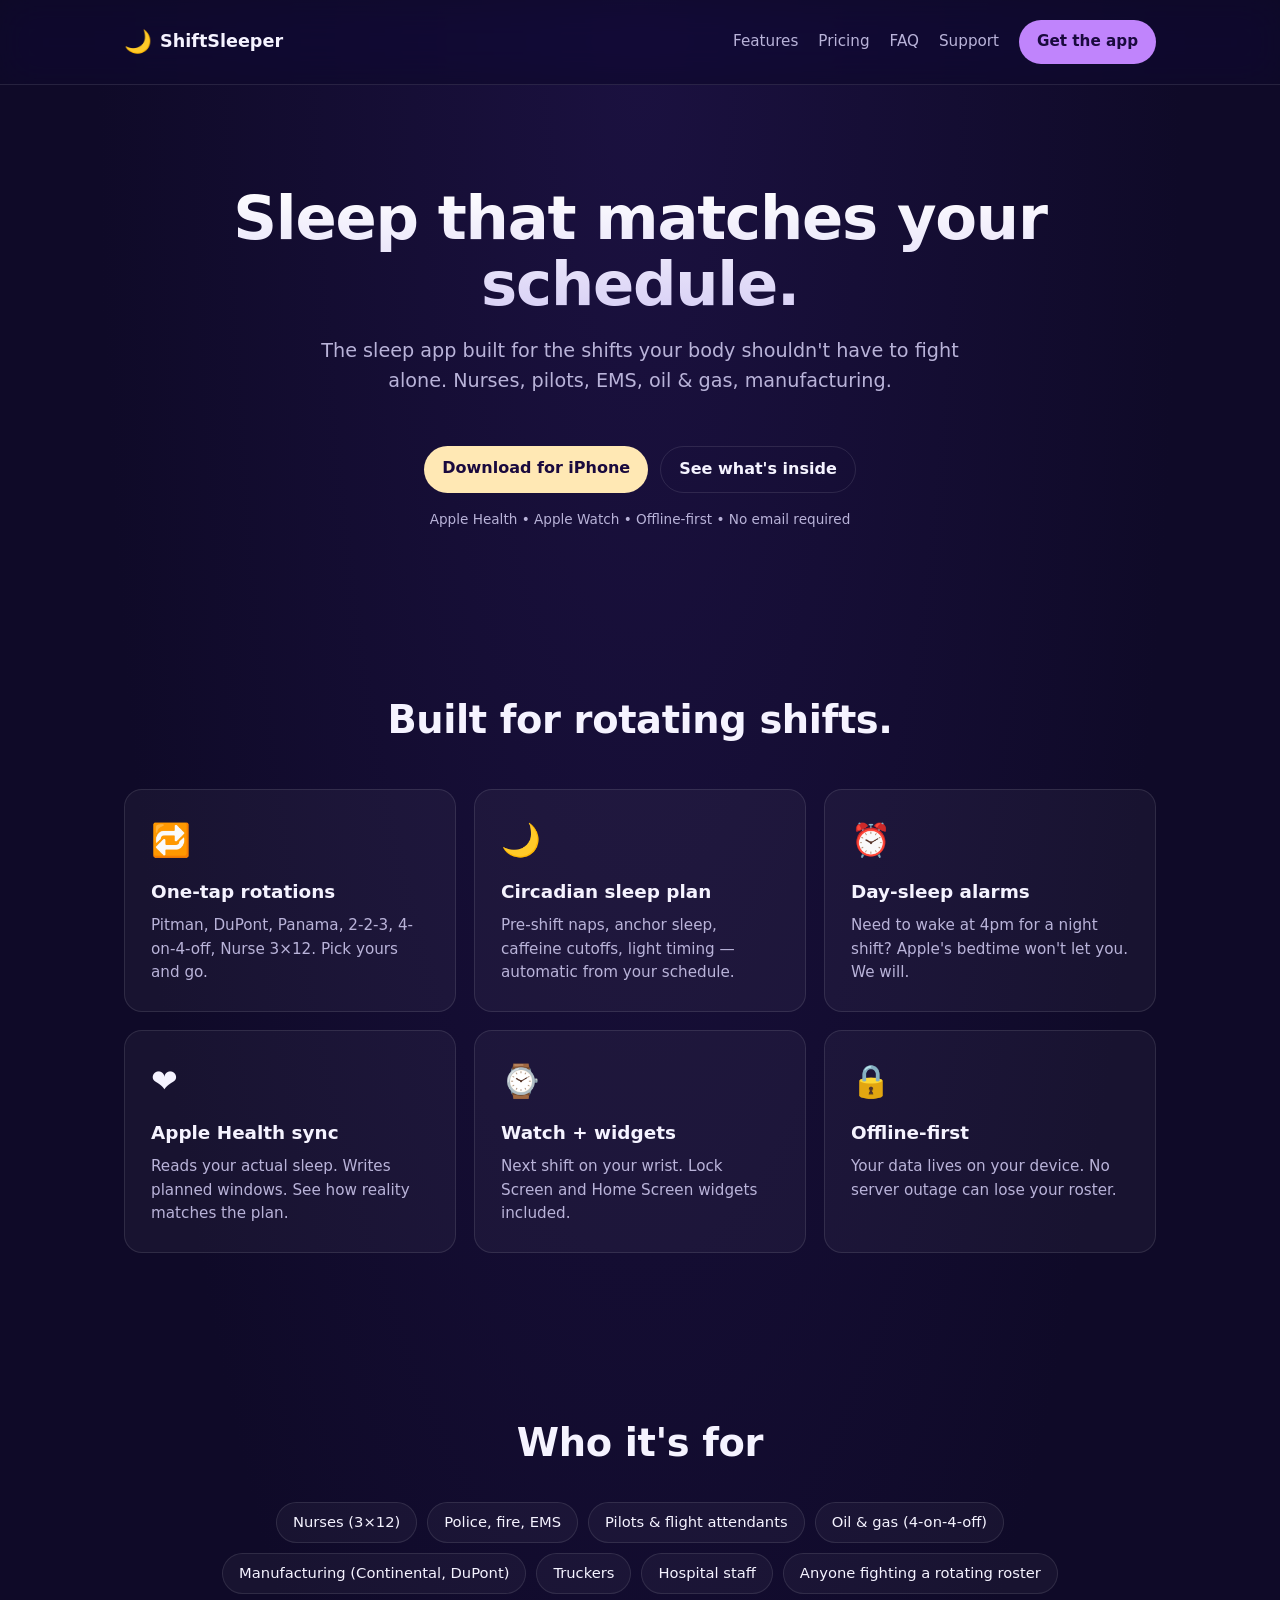
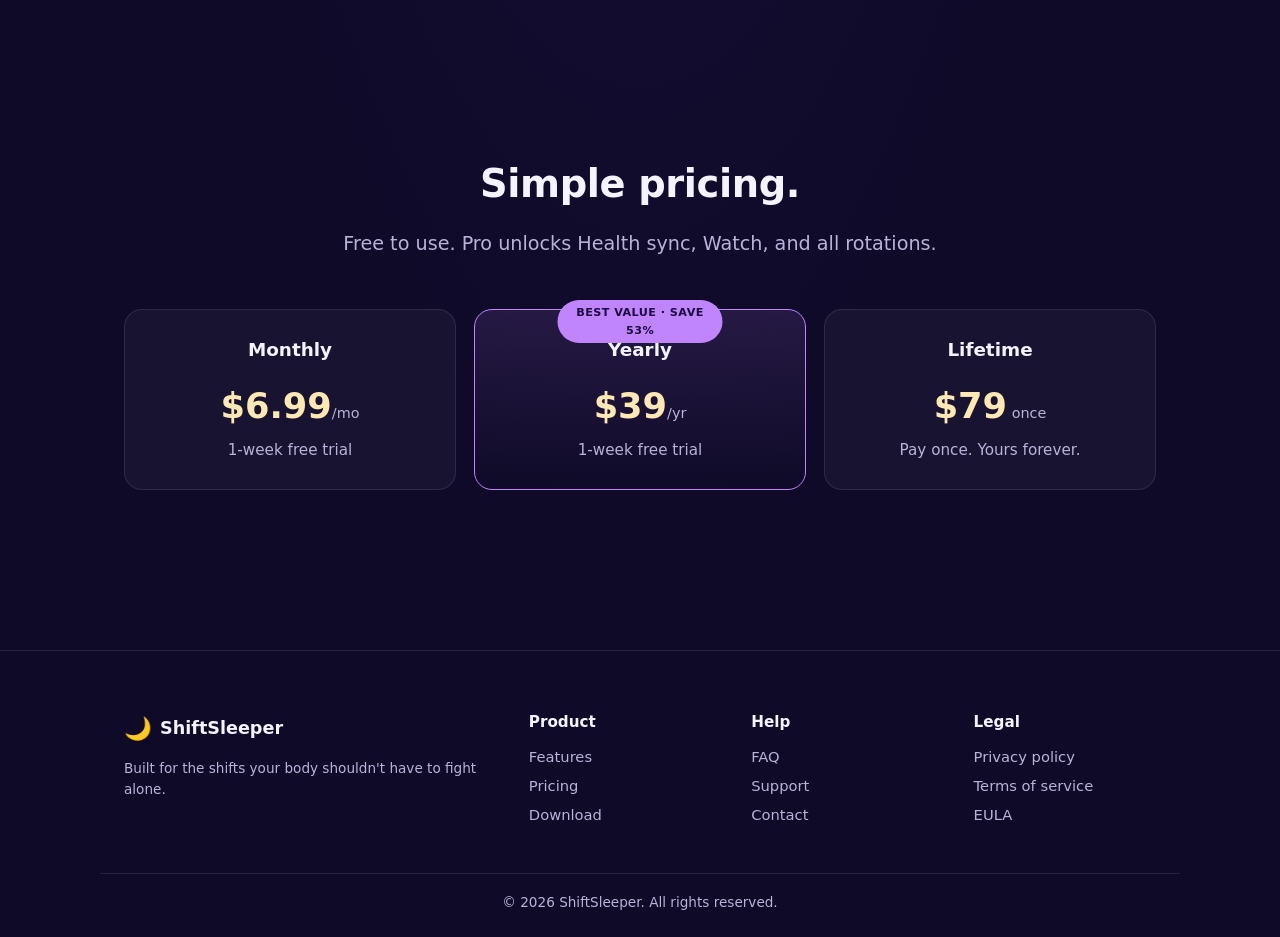
<file: index.html>
<!DOCTYPE html>
<html lang="en">
<head>
  <meta charset="UTF-8">
  <meta name="viewport" content="width=device-width, initial-scale=1.0">
  <title>ShiftSleeper — Sleep planning for shift workers</title>
  <meta name="description" content="ShiftSleeper is the only sleep app built for nurses, pilots, EMS, oil & gas, and anyone working rotating shifts. Pitman, DuPont, Panama, 2-2-3, 4-on-4-off — one tap.">
  <link rel="stylesheet" href="styles.css">
  <link rel="icon" type="image/png" href="favicon.png">
</head>
<body>
  <header>
    <nav class="container">
      <a href="/" class="logo">
        <span class="logo-mark">🌙</span>
        ShiftSleeper
      </a>
      <div class="nav-links">
        <a href="#features">Features</a>
        <a href="#pricing">Pricing</a>
        <a href="/faq.html">FAQ</a>
        <a href="/support.html">Support</a>
        <a href="#" class="cta-btn">Get the app</a>
      </div>
    </nav>
  </header>

  <section class="hero">
    <div class="container">
      <h1>Sleep that matches your schedule.</h1>
      <p class="lede">The sleep app built for the shifts your body shouldn't have to fight alone. Nurses, pilots, EMS, oil &amp; gas, manufacturing.</p>
      <div class="cta-row">
        <a href="#" class="cta-btn primary">Download for iPhone</a>
        <a href="#features" class="cta-btn ghost">See what's inside</a>
      </div>
      <p class="micro">Apple Health • Apple Watch • Offline-first • No email required</p>
    </div>
  </section>

  <section id="features" class="features">
    <div class="container">
      <h2>Built for rotating shifts.</h2>
      <div class="grid">
        <div class="card">
          <div class="emoji">🔁</div>
          <h3>One-tap rotations</h3>
          <p>Pitman, DuPont, Panama, 2-2-3, 4-on-4-off, Nurse 3×12. Pick yours and go.</p>
        </div>
        <div class="card">
          <div class="emoji">🌙</div>
          <h3>Circadian sleep plan</h3>
          <p>Pre-shift naps, anchor sleep, caffeine cutoffs, light timing — automatic from your schedule.</p>
        </div>
        <div class="card">
          <div class="emoji">⏰</div>
          <h3>Day-sleep alarms</h3>
          <p>Need to wake at 4pm for a night shift? Apple's bedtime won't let you. We will.</p>
        </div>
        <div class="card">
          <div class="emoji">❤️</div>
          <h3>Apple Health sync</h3>
          <p>Reads your actual sleep. Writes planned windows. See how reality matches the plan.</p>
        </div>
        <div class="card">
          <div class="emoji">⌚️</div>
          <h3>Watch + widgets</h3>
          <p>Next shift on your wrist. Lock Screen and Home Screen widgets included.</p>
        </div>
        <div class="card">
          <div class="emoji">🔒</div>
          <h3>Offline-first</h3>
          <p>Your data lives on your device. No server outage can lose your roster.</p>
        </div>
      </div>
    </div>
  </section>

  <section id="who" class="who">
    <div class="container">
      <h2>Who it's for</h2>
      <ul class="tags">
        <li>Nurses (3×12)</li>
        <li>Police, fire, EMS</li>
        <li>Pilots &amp; flight attendants</li>
        <li>Oil &amp; gas (4-on-4-off)</li>
        <li>Manufacturing (Continental, DuPont)</li>
        <li>Truckers</li>
        <li>Hospital staff</li>
        <li>Anyone fighting a rotating roster</li>
      </ul>
    </div>
  </section>

  <section id="pricing" class="pricing">
    <div class="container">
      <h2>Simple pricing.</h2>
      <p class="lede">Free to use. Pro unlocks Health sync, Watch, and all rotations.</p>
      <div class="grid pricing-grid">
        <div class="card">
          <h3>Monthly</h3>
          <div class="price">$6.99<span>/mo</span></div>
          <p class="micro">1-week free trial</p>
        </div>
        <div class="card highlight">
          <div class="badge">Best value · save 53%</div>
          <h3>Yearly</h3>
          <div class="price">$39<span>/yr</span></div>
          <p class="micro">1-week free trial</p>
        </div>
        <div class="card">
          <h3>Lifetime</h3>
          <div class="price">$79<span> once</span></div>
          <p class="micro">Pay once. Yours forever.</p>
        </div>
      </div>
    </div>
  </section>

  <footer>
    <div class="container footer-grid">
      <div>
        <div class="logo footer-logo"><span class="logo-mark">🌙</span> ShiftSleeper</div>
        <p class="micro">Built for the shifts your body shouldn't have to fight alone.</p>
      </div>
      <div>
        <h4>Product</h4>
        <a href="#features">Features</a>
        <a href="#pricing">Pricing</a>
        <a href="#">Download</a>
      </div>
      <div>
        <h4>Help</h4>
        <a href="/faq.html">FAQ</a>
        <a href="/support.html">Support</a>
        <a href="mailto:hello@shiftsleeper.app">Contact</a>
      </div>
      <div>
        <h4>Legal</h4>
        <a href="/privacy.html">Privacy policy</a>
        <a href="/terms.html">Terms of service</a>
        <a href="/eula.html">EULA</a>
      </div>
    </div>
    <div class="container copyright">
      © 2026 ShiftSleeper. All rights reserved.
    </div>
  </footer>
</body>
</html>
</file>
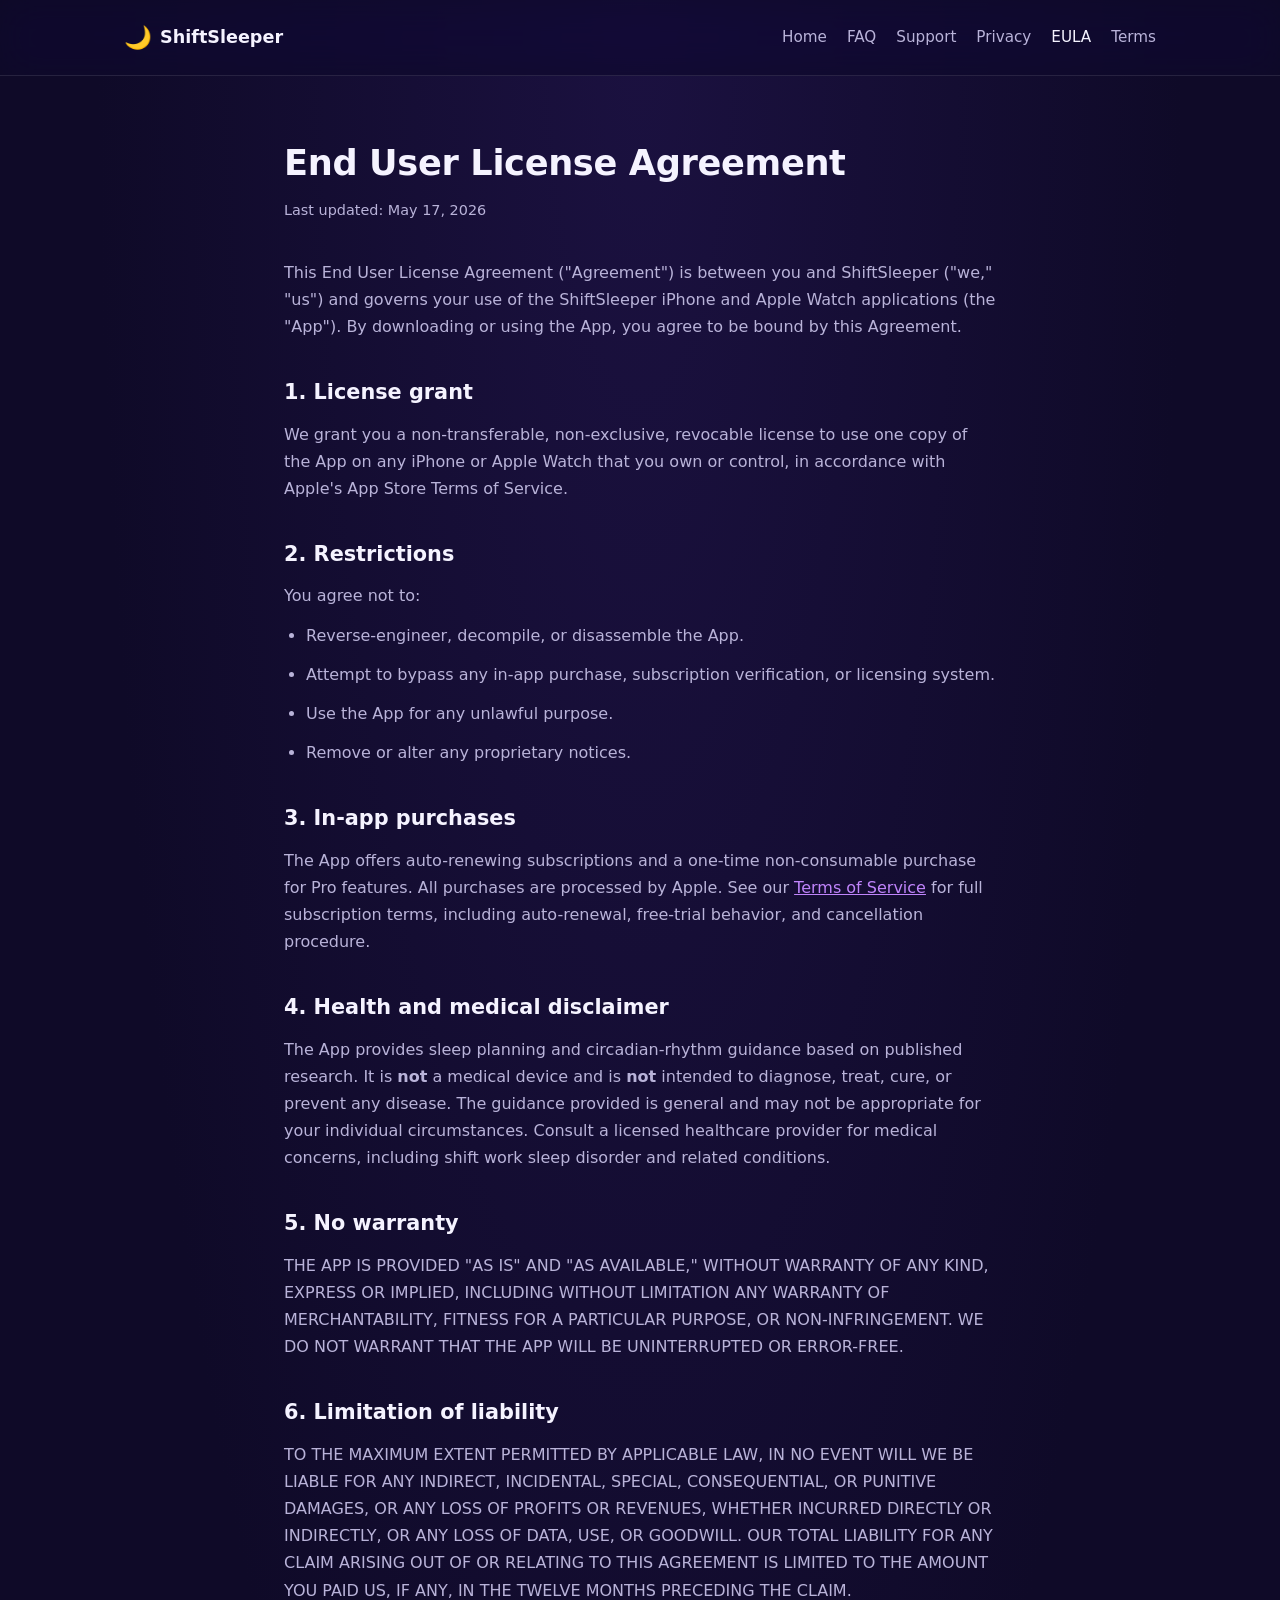
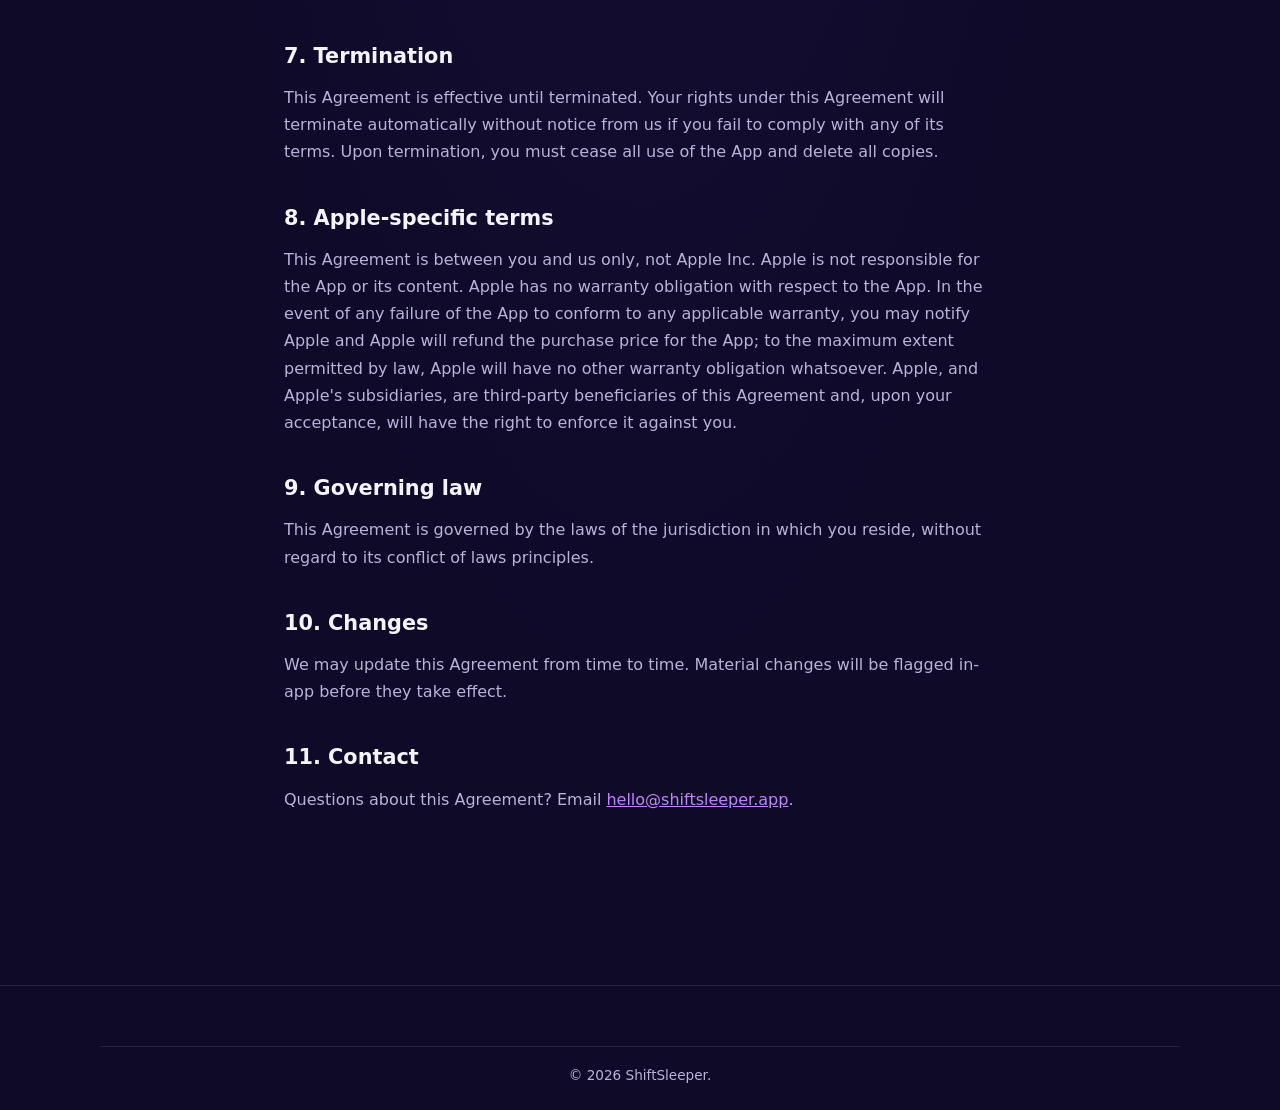
<file: eula.html>
<!DOCTYPE html>
<html lang="en">
<head>
  <meta charset="UTF-8">
  <meta name="viewport" content="width=device-width, initial-scale=1.0">
  <title>EULA — ShiftSleeper</title>
  <meta name="description" content="ShiftSleeper end user license agreement.">
  <link rel="stylesheet" href="styles.css">
</head>
<body>
  <header>
    <nav class="container">
      <a href="/" class="logo"><span class="logo-mark">🌙</span> ShiftSleeper</a>
      <div class="nav-links">
        <a href="/">Home</a>
        <a href="/faq.html">FAQ</a>
        <a href="/support.html">Support</a>
        <a href="/privacy.html">Privacy</a>
        <a href="/eula.html" class="active">EULA</a>
        <a href="/terms.html">Terms</a>
      </div>
    </nav>
  </header>

  <main class="container legal">
    <h1>End User License Agreement</h1>
    <p class="updated">Last updated: May 17, 2026</p>

    <p>
      This End User License Agreement ("Agreement") is between you and ShiftSleeper ("we," "us") and
      governs your use of the ShiftSleeper iPhone and Apple Watch applications (the "App").
      By downloading or using the App, you agree to be bound by this Agreement.
    </p>

    <h2>1. License grant</h2>
    <p>
      We grant you a non-transferable, non-exclusive, revocable license to use one copy of the App
      on any iPhone or Apple Watch that you own or control, in accordance with Apple's App Store
      Terms of Service.
    </p>

    <h2>2. Restrictions</h2>
    <p>You agree not to:</p>
    <ul>
      <li>Reverse-engineer, decompile, or disassemble the App.</li>
      <li>Attempt to bypass any in-app purchase, subscription verification, or licensing system.</li>
      <li>Use the App for any unlawful purpose.</li>
      <li>Remove or alter any proprietary notices.</li>
    </ul>

    <h2>3. In-app purchases</h2>
    <p>
      The App offers auto-renewing subscriptions and a one-time non-consumable purchase for Pro features.
      All purchases are processed by Apple. See our <a href="/terms.html">Terms of Service</a> for full
      subscription terms, including auto-renewal, free-trial behavior, and cancellation procedure.
    </p>

    <h2>4. Health and medical disclaimer</h2>
    <p>
      The App provides sleep planning and circadian-rhythm guidance based on published research. It is
      <strong>not</strong> a medical device and is <strong>not</strong> intended to diagnose, treat,
      cure, or prevent any disease. The guidance provided is general and may not be appropriate for
      your individual circumstances. Consult a licensed healthcare provider for medical concerns,
      including shift work sleep disorder and related conditions.
    </p>

    <h2>5. No warranty</h2>
    <p>
      THE APP IS PROVIDED "AS IS" AND "AS AVAILABLE," WITHOUT WARRANTY OF ANY KIND, EXPRESS OR
      IMPLIED, INCLUDING WITHOUT LIMITATION ANY WARRANTY OF MERCHANTABILITY, FITNESS FOR A
      PARTICULAR PURPOSE, OR NON-INFRINGEMENT. WE DO NOT WARRANT THAT THE APP WILL BE
      UNINTERRUPTED OR ERROR-FREE.
    </p>

    <h2>6. Limitation of liability</h2>
    <p>
      TO THE MAXIMUM EXTENT PERMITTED BY APPLICABLE LAW, IN NO EVENT WILL WE BE LIABLE FOR ANY
      INDIRECT, INCIDENTAL, SPECIAL, CONSEQUENTIAL, OR PUNITIVE DAMAGES, OR ANY LOSS OF PROFITS
      OR REVENUES, WHETHER INCURRED DIRECTLY OR INDIRECTLY, OR ANY LOSS OF DATA, USE, OR GOODWILL.
      OUR TOTAL LIABILITY FOR ANY CLAIM ARISING OUT OF OR RELATING TO THIS AGREEMENT IS LIMITED
      TO THE AMOUNT YOU PAID US, IF ANY, IN THE TWELVE MONTHS PRECEDING THE CLAIM.
    </p>

    <h2>7. Termination</h2>
    <p>
      This Agreement is effective until terminated. Your rights under this Agreement will terminate
      automatically without notice from us if you fail to comply with any of its terms. Upon
      termination, you must cease all use of the App and delete all copies.
    </p>

    <h2>8. Apple-specific terms</h2>
    <p>
      This Agreement is between you and us only, not Apple Inc. Apple is not responsible for the
      App or its content. Apple has no warranty obligation with respect to the App. In the event
      of any failure of the App to conform to any applicable warranty, you may notify Apple and
      Apple will refund the purchase price for the App; to the maximum extent permitted by law,
      Apple will have no other warranty obligation whatsoever. Apple, and Apple's subsidiaries,
      are third-party beneficiaries of this Agreement and, upon your acceptance, will have the
      right to enforce it against you.
    </p>

    <h2>9. Governing law</h2>
    <p>
      This Agreement is governed by the laws of the jurisdiction in which you reside, without
      regard to its conflict of laws principles.
    </p>

    <h2>10. Changes</h2>
    <p>
      We may update this Agreement from time to time. Material changes will be flagged in-app
      before they take effect.
    </p>

    <h2>11. Contact</h2>
    <p>
      Questions about this Agreement? Email
      <a href="mailto:hello@shiftsleeper.app">hello@shiftsleeper.app</a>.
    </p>
  </main>

  <footer>
    <div class="container copyright">© 2026 ShiftSleeper.</div>
  </footer>
</body>
</html>
</file>
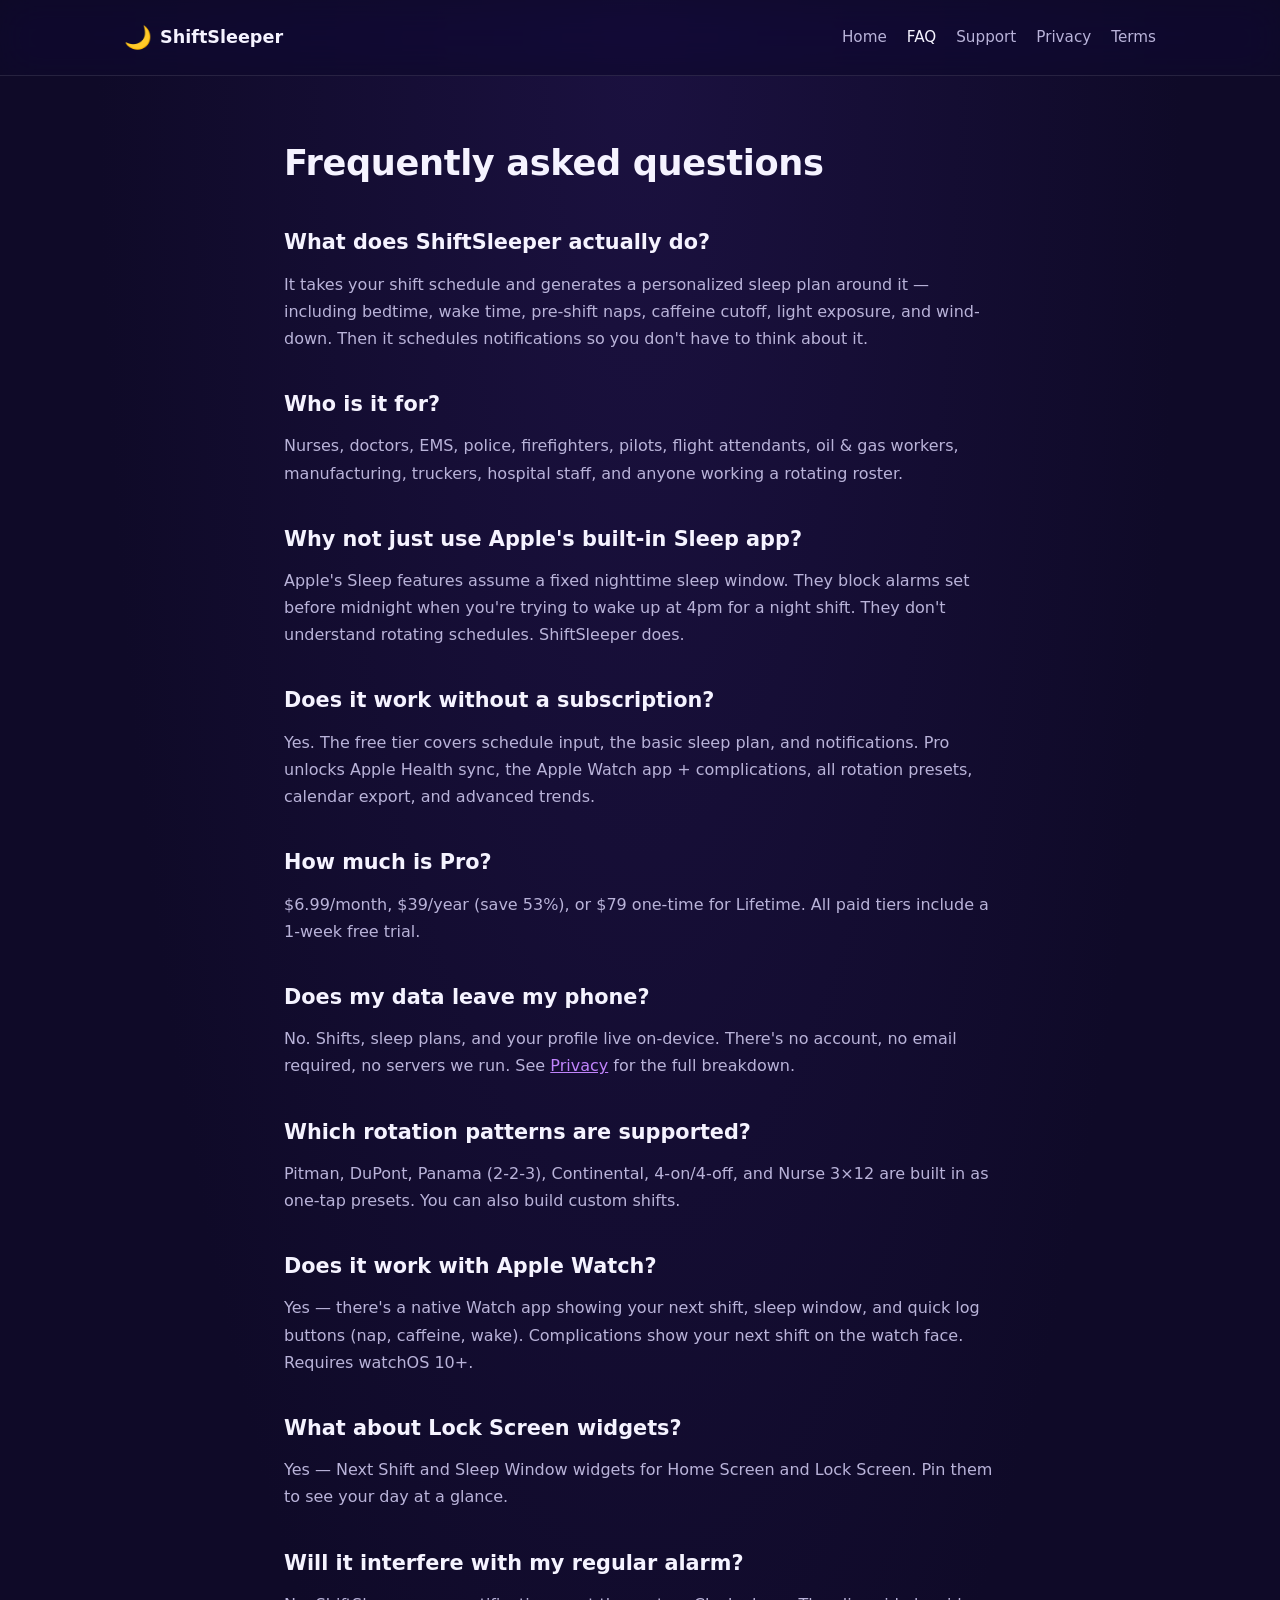
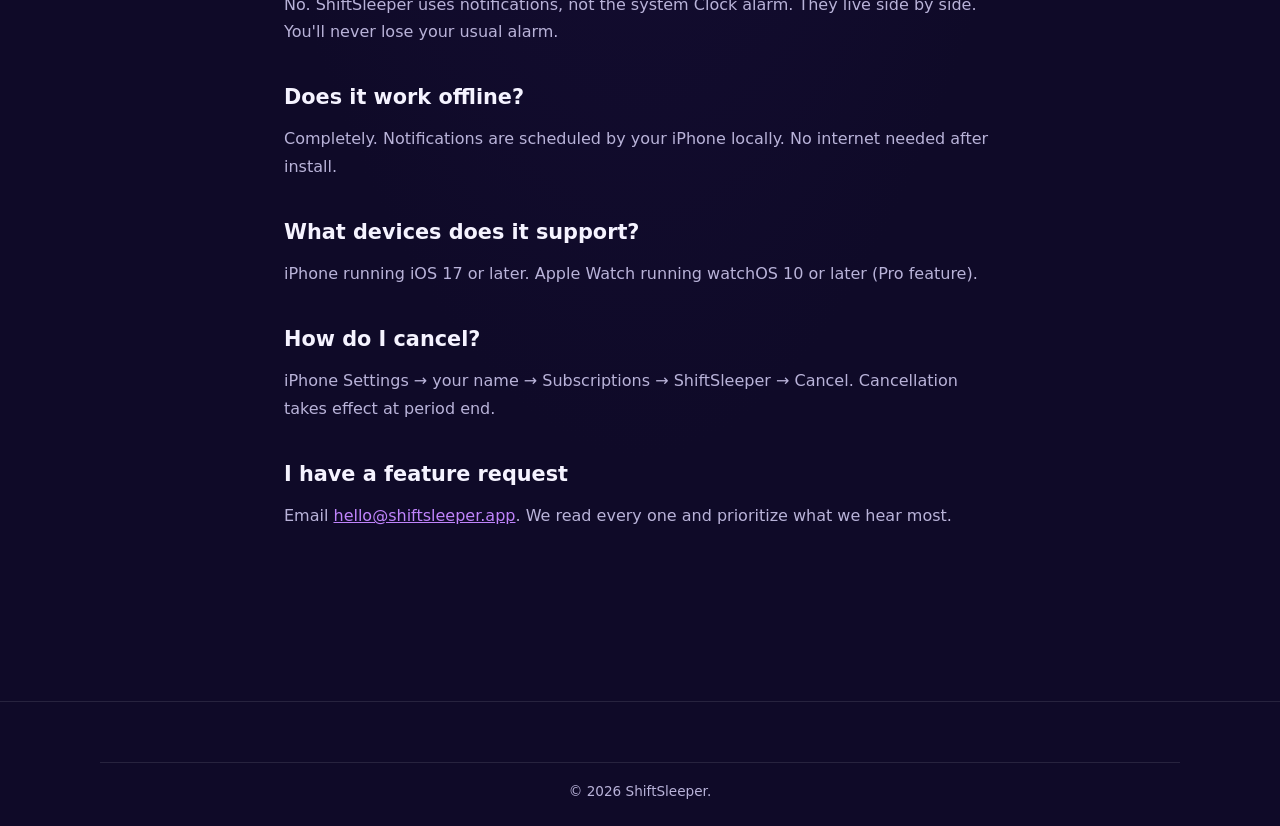
<file: faq.html>
<!DOCTYPE html>
<html lang="en">
<head>
  <meta charset="UTF-8">
  <meta name="viewport" content="width=device-width, initial-scale=1.0">
  <title>FAQ — ShiftSleeper</title>
  <meta name="description" content="Frequently asked questions about ShiftSleeper — the sleep planner for rotating shifts.">
  <link rel="stylesheet" href="styles.css">
</head>
<body>
  <header>
    <nav class="container">
      <a href="/" class="logo"><span class="logo-mark">🌙</span> ShiftSleeper</a>
      <div class="nav-links">
        <a href="/">Home</a>
        <a href="/faq.html" class="active">FAQ</a>
        <a href="/support.html">Support</a>
        <a href="/privacy.html">Privacy</a>
        <a href="/terms.html">Terms</a>
      </div>
    </nav>
  </header>

  <main class="container legal">
    <h1>Frequently asked questions</h1>

    <h2>What does ShiftSleeper actually do?</h2>
    <p>
      It takes your shift schedule and generates a personalized sleep plan around it — including bedtime, wake time, pre-shift naps, caffeine cutoff, light exposure, and wind-down. Then it schedules notifications so you don't have to think about it.
    </p>

    <h2>Who is it for?</h2>
    <p>
      Nurses, doctors, EMS, police, firefighters, pilots, flight attendants, oil &amp; gas workers, manufacturing, truckers, hospital staff, and anyone working a rotating roster.
    </p>

    <h2>Why not just use Apple's built-in Sleep app?</h2>
    <p>
      Apple's Sleep features assume a fixed nighttime sleep window. They block alarms set before midnight when you're trying to wake up at 4pm for a night shift. They don't understand rotating schedules. ShiftSleeper does.
    </p>

    <h2>Does it work without a subscription?</h2>
    <p>
      Yes. The free tier covers schedule input, the basic sleep plan, and notifications. Pro unlocks Apple Health sync, the Apple Watch app + complications, all rotation presets, calendar export, and advanced trends.
    </p>

    <h2>How much is Pro?</h2>
    <p>
      $6.99/month, $39/year (save 53%), or $79 one-time for Lifetime. All paid tiers include a 1-week free trial.
    </p>

    <h2>Does my data leave my phone?</h2>
    <p>
      No. Shifts, sleep plans, and your profile live on-device. There's no account, no email required, no servers we run. See <a href="/privacy.html">Privacy</a> for the full breakdown.
    </p>

    <h2>Which rotation patterns are supported?</h2>
    <p>
      Pitman, DuPont, Panama (2-2-3), Continental, 4-on/4-off, and Nurse 3×12 are built in as one-tap presets. You can also build custom shifts.
    </p>

    <h2>Does it work with Apple Watch?</h2>
    <p>
      Yes — there's a native Watch app showing your next shift, sleep window, and quick log buttons (nap, caffeine, wake). Complications show your next shift on the watch face. Requires watchOS 10+.
    </p>

    <h2>What about Lock Screen widgets?</h2>
    <p>
      Yes — Next Shift and Sleep Window widgets for Home Screen and Lock Screen. Pin them to see your day at a glance.
    </p>

    <h2>Will it interfere with my regular alarm?</h2>
    <p>
      No. ShiftSleeper uses notifications, not the system Clock alarm. They live side by side. You'll never lose your usual alarm.
    </p>

    <h2>Does it work offline?</h2>
    <p>
      Completely. Notifications are scheduled by your iPhone locally. No internet needed after install.
    </p>

    <h2>What devices does it support?</h2>
    <p>
      iPhone running iOS 17 or later. Apple Watch running watchOS 10 or later (Pro feature).
    </p>

    <h2>How do I cancel?</h2>
    <p>
      iPhone Settings → your name → Subscriptions → ShiftSleeper → Cancel. Cancellation takes effect at period end.
    </p>

    <h2>I have a feature request</h2>
    <p>
      Email <a href="mailto:hello@shiftsleeper.app">hello@shiftsleeper.app</a>. We read every one and prioritize what we hear most.
    </p>
  </main>

  <footer>
    <div class="container copyright">© 2026 ShiftSleeper.</div>
  </footer>
</body>
</html>
</file>
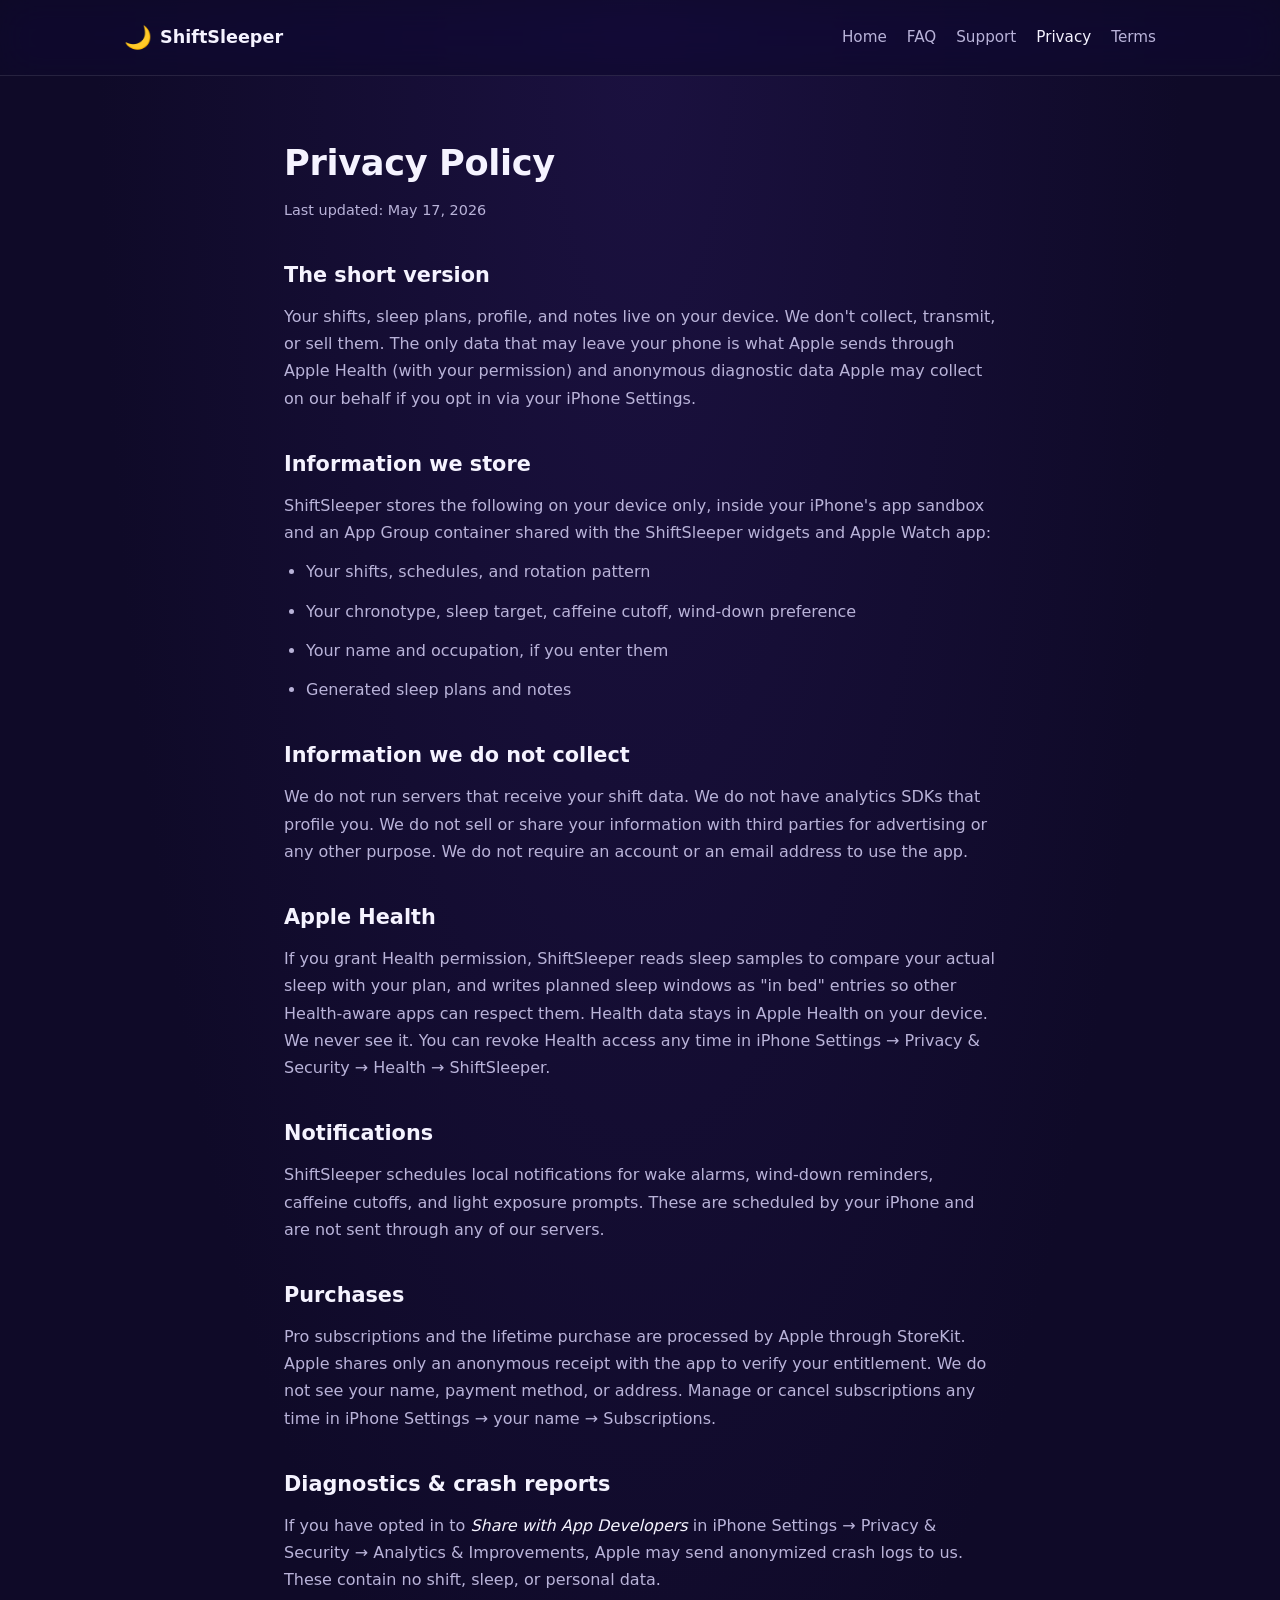
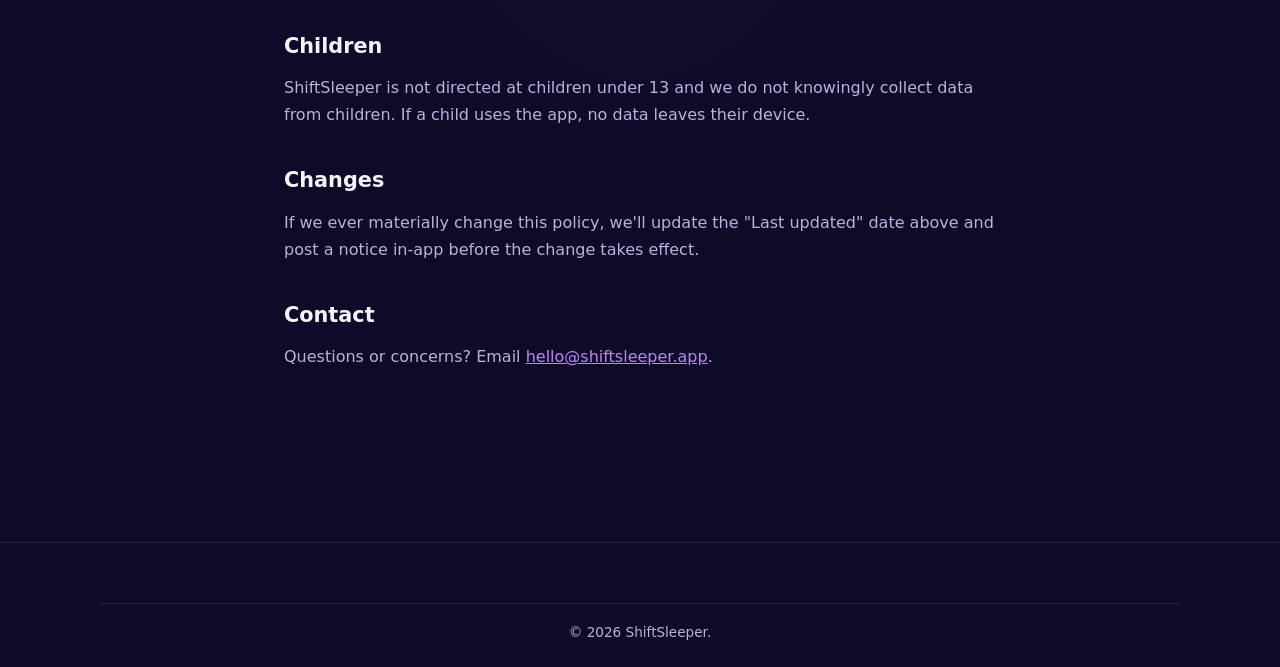
<file: privacy.html>
<!DOCTYPE html>
<html lang="en">
<head>
  <meta charset="UTF-8">
  <meta name="viewport" content="width=device-width, initial-scale=1.0">
  <title>Privacy Policy — ShiftSleeper</title>
  <meta name="description" content="ShiftSleeper privacy policy. We store your data on your device. We don't sell anything to anyone.">
  <link rel="stylesheet" href="styles.css">
</head>
<body>
  <header>
    <nav class="container">
      <a href="/" class="logo"><span class="logo-mark">🌙</span> ShiftSleeper</a>
      <div class="nav-links">
        <a href="/">Home</a>
        <a href="/faq.html">FAQ</a>
        <a href="/support.html">Support</a>
        <a href="/privacy.html" class="active">Privacy</a>
        <a href="/terms.html">Terms</a>
      </div>
    </nav>
  </header>

  <main class="container legal">
    <h1>Privacy Policy</h1>
    <p class="updated">Last updated: May 17, 2026</p>

    <h2>The short version</h2>
    <p>
      Your shifts, sleep plans, profile, and notes live on your device. We don't collect, transmit, or sell them.
      The only data that may leave your phone is what Apple sends through Apple Health (with your permission) and
      anonymous diagnostic data Apple may collect on our behalf if you opt in via your iPhone Settings.
    </p>

    <h2>Information we store</h2>
    <p>
      ShiftSleeper stores the following on your device only, inside your iPhone's app sandbox and an App Group container
      shared with the ShiftSleeper widgets and Apple Watch app:
    </p>
    <ul>
      <li>Your shifts, schedules, and rotation pattern</li>
      <li>Your chronotype, sleep target, caffeine cutoff, wind-down preference</li>
      <li>Your name and occupation, if you enter them</li>
      <li>Generated sleep plans and notes</li>
    </ul>

    <h2>Information we do not collect</h2>
    <p>
      We do not run servers that receive your shift data. We do not have analytics SDKs that profile you. We do not
      sell or share your information with third parties for advertising or any other purpose. We do not require an
      account or an email address to use the app.
    </p>

    <h2>Apple Health</h2>
    <p>
      If you grant Health permission, ShiftSleeper reads sleep samples to compare your actual sleep with your plan,
      and writes planned sleep windows as "in bed" entries so other Health-aware apps can respect them. Health data
      stays in Apple Health on your device. We never see it. You can revoke Health access any time in iPhone Settings &rarr;
      Privacy &amp; Security &rarr; Health &rarr; ShiftSleeper.
    </p>

    <h2>Notifications</h2>
    <p>
      ShiftSleeper schedules local notifications for wake alarms, wind-down reminders, caffeine cutoffs, and light
      exposure prompts. These are scheduled by your iPhone and are not sent through any of our servers.
    </p>

    <h2>Purchases</h2>
    <p>
      Pro subscriptions and the lifetime purchase are processed by Apple through StoreKit. Apple shares only an
      anonymous receipt with the app to verify your entitlement. We do not see your name, payment method, or address.
      Manage or cancel subscriptions any time in iPhone Settings &rarr; your name &rarr; Subscriptions.
    </p>

    <h2>Diagnostics &amp; crash reports</h2>
    <p>
      If you have opted in to <em>Share with App Developers</em> in iPhone Settings &rarr; Privacy &amp; Security &rarr; Analytics &amp;
      Improvements, Apple may send anonymized crash logs to us. These contain no shift, sleep, or personal data.
    </p>

    <h2>Children</h2>
    <p>
      ShiftSleeper is not directed at children under 13 and we do not knowingly collect data from children. If a child
      uses the app, no data leaves their device.
    </p>

    <h2>Changes</h2>
    <p>
      If we ever materially change this policy, we'll update the "Last updated" date above and post a notice in-app
      before the change takes effect.
    </p>

    <h2>Contact</h2>
    <p>
      Questions or concerns? Email <a href="mailto:hello@shiftsleeper.app">hello@shiftsleeper.app</a>.
    </p>
  </main>

  <footer>
    <div class="container copyright">© 2026 ShiftSleeper.</div>
  </footer>
</body>
</html>
</file>
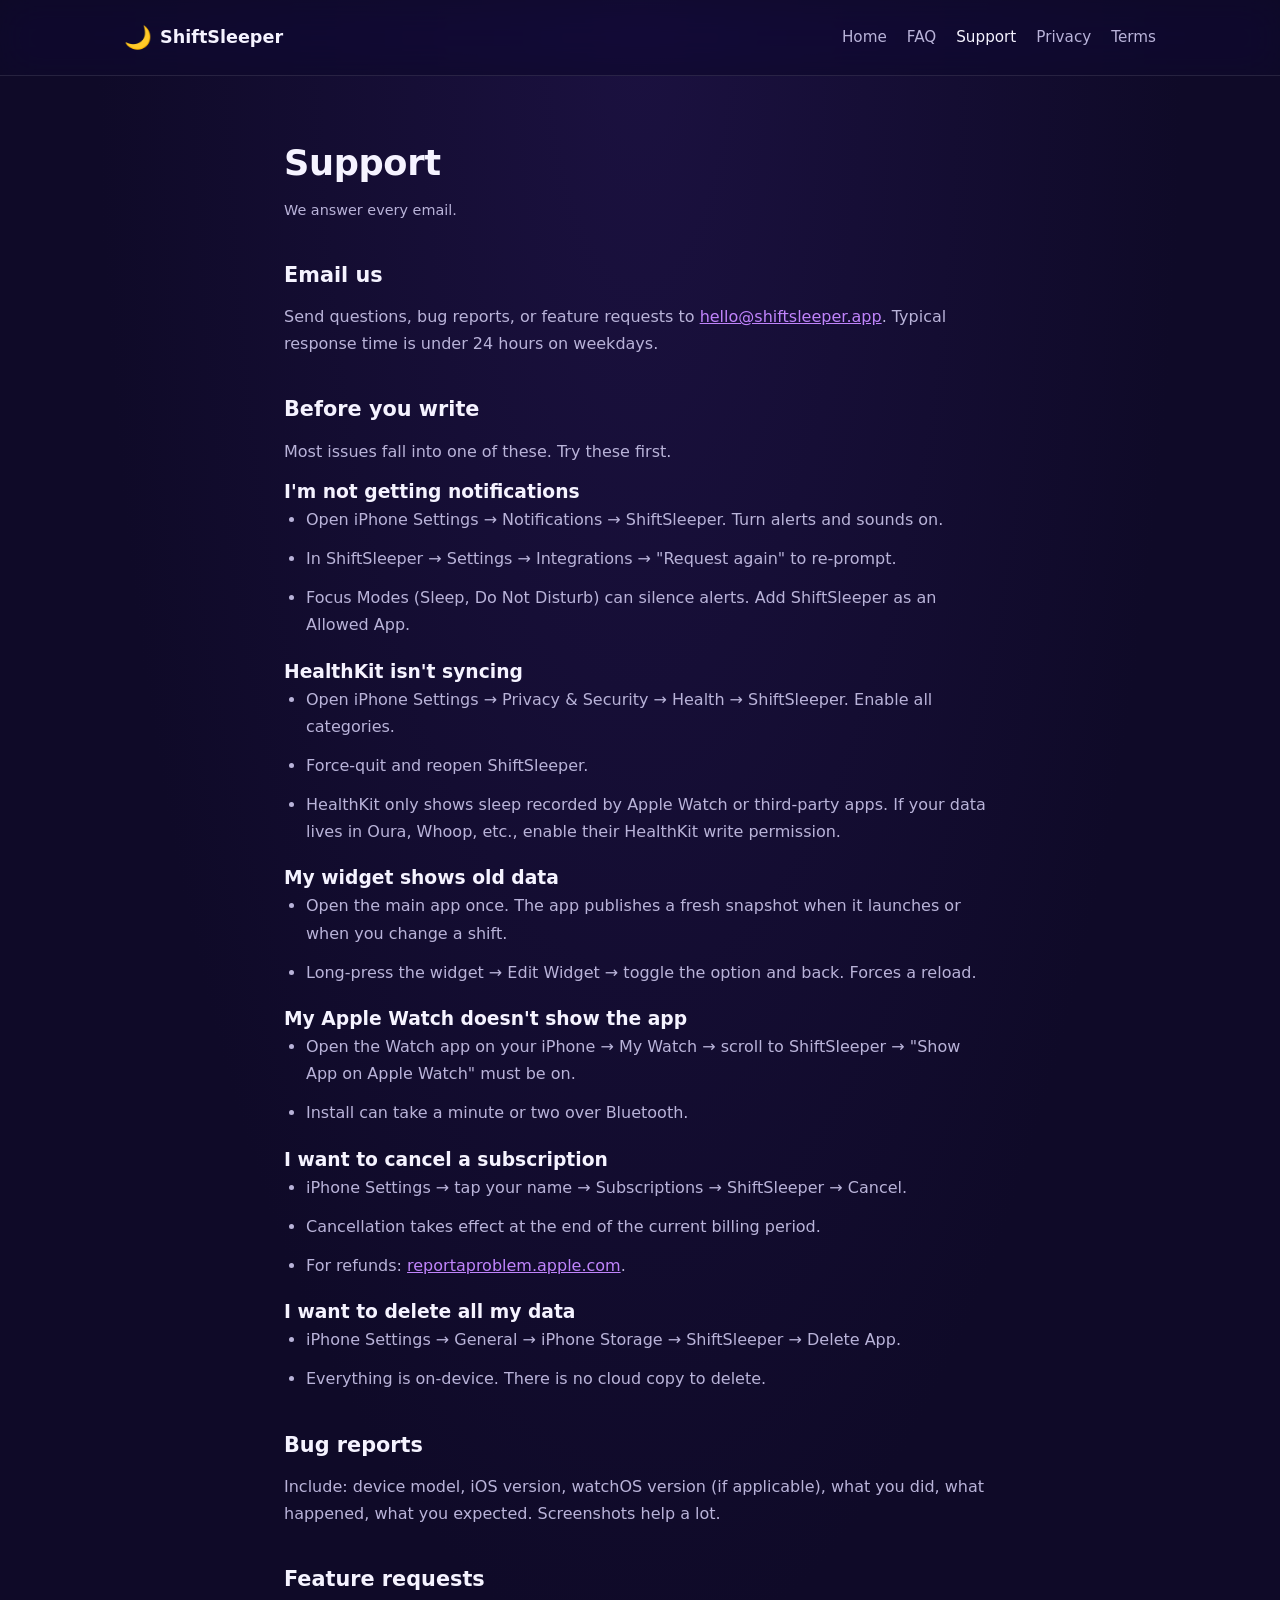
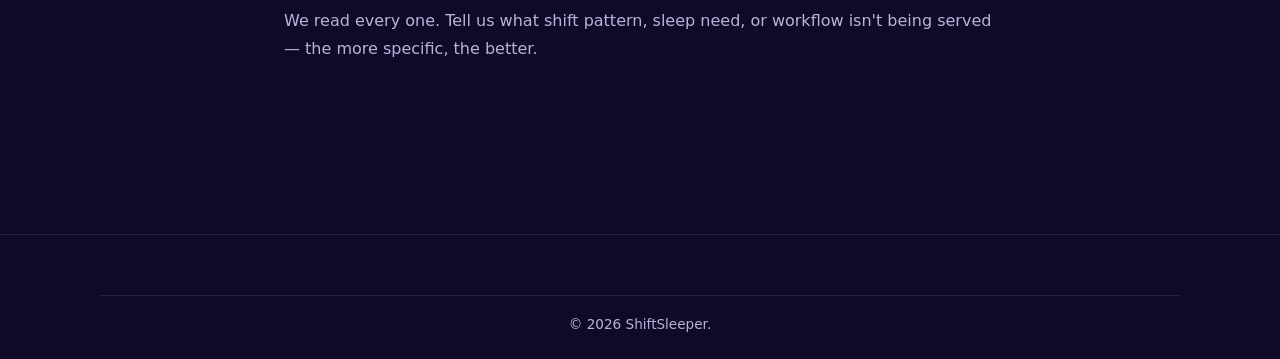
<file: support.html>
<!DOCTYPE html>
<html lang="en">
<head>
  <meta charset="UTF-8">
  <meta name="viewport" content="width=device-width, initial-scale=1.0">
  <title>Support — ShiftSleeper</title>
  <meta name="description" content="Get help with ShiftSleeper. Email support and common fixes.">
  <link rel="stylesheet" href="styles.css">
</head>
<body>
  <header>
    <nav class="container">
      <a href="/" class="logo"><span class="logo-mark">🌙</span> ShiftSleeper</a>
      <div class="nav-links">
        <a href="/">Home</a>
        <a href="/faq.html">FAQ</a>
        <a href="/support.html" class="active">Support</a>
        <a href="/privacy.html">Privacy</a>
        <a href="/terms.html">Terms</a>
      </div>
    </nav>
  </header>

  <main class="container legal">
    <h1>Support</h1>
    <p class="updated">We answer every email.</p>

    <h2>Email us</h2>
    <p>
      Send questions, bug reports, or feature requests to
      <a href="mailto:hello@shiftsleeper.app">hello@shiftsleeper.app</a>.
      Typical response time is under 24 hours on weekdays.
    </p>

    <h2>Before you write</h2>
    <p>Most issues fall into one of these. Try these first.</p>

    <h3>I'm not getting notifications</h3>
    <ul>
      <li>Open iPhone Settings → Notifications → ShiftSleeper. Turn alerts and sounds on.</li>
      <li>In ShiftSleeper → Settings → Integrations → "Request again" to re-prompt.</li>
      <li>Focus Modes (Sleep, Do Not Disturb) can silence alerts. Add ShiftSleeper as an Allowed App.</li>
    </ul>

    <h3>HealthKit isn't syncing</h3>
    <ul>
      <li>Open iPhone Settings → Privacy &amp; Security → Health → ShiftSleeper. Enable all categories.</li>
      <li>Force-quit and reopen ShiftSleeper.</li>
      <li>HealthKit only shows sleep recorded by Apple Watch or third-party apps. If your data lives in Oura, Whoop, etc., enable their HealthKit write permission.</li>
    </ul>

    <h3>My widget shows old data</h3>
    <ul>
      <li>Open the main app once. The app publishes a fresh snapshot when it launches or when you change a shift.</li>
      <li>Long-press the widget → Edit Widget → toggle the option and back. Forces a reload.</li>
    </ul>

    <h3>My Apple Watch doesn't show the app</h3>
    <ul>
      <li>Open the Watch app on your iPhone → My Watch → scroll to ShiftSleeper → "Show App on Apple Watch" must be on.</li>
      <li>Install can take a minute or two over Bluetooth.</li>
    </ul>

    <h3>I want to cancel a subscription</h3>
    <ul>
      <li>iPhone Settings → tap your name → Subscriptions → ShiftSleeper → Cancel.</li>
      <li>Cancellation takes effect at the end of the current billing period.</li>
      <li>For refunds: <a href="https://reportaproblem.apple.com">reportaproblem.apple.com</a>.</li>
    </ul>

    <h3>I want to delete all my data</h3>
    <ul>
      <li>iPhone Settings → General → iPhone Storage → ShiftSleeper → Delete App.</li>
      <li>Everything is on-device. There is no cloud copy to delete.</li>
    </ul>

    <h2>Bug reports</h2>
    <p>
      Include: device model, iOS version, watchOS version (if applicable), what you did, what happened, what you expected.
      Screenshots help a lot.
    </p>

    <h2>Feature requests</h2>
    <p>
      We read every one. Tell us what shift pattern, sleep need, or workflow isn't being served — the more specific, the better.
    </p>
  </main>

  <footer>
    <div class="container copyright">© 2026 ShiftSleeper.</div>
  </footer>
</body>
</html>
</file>
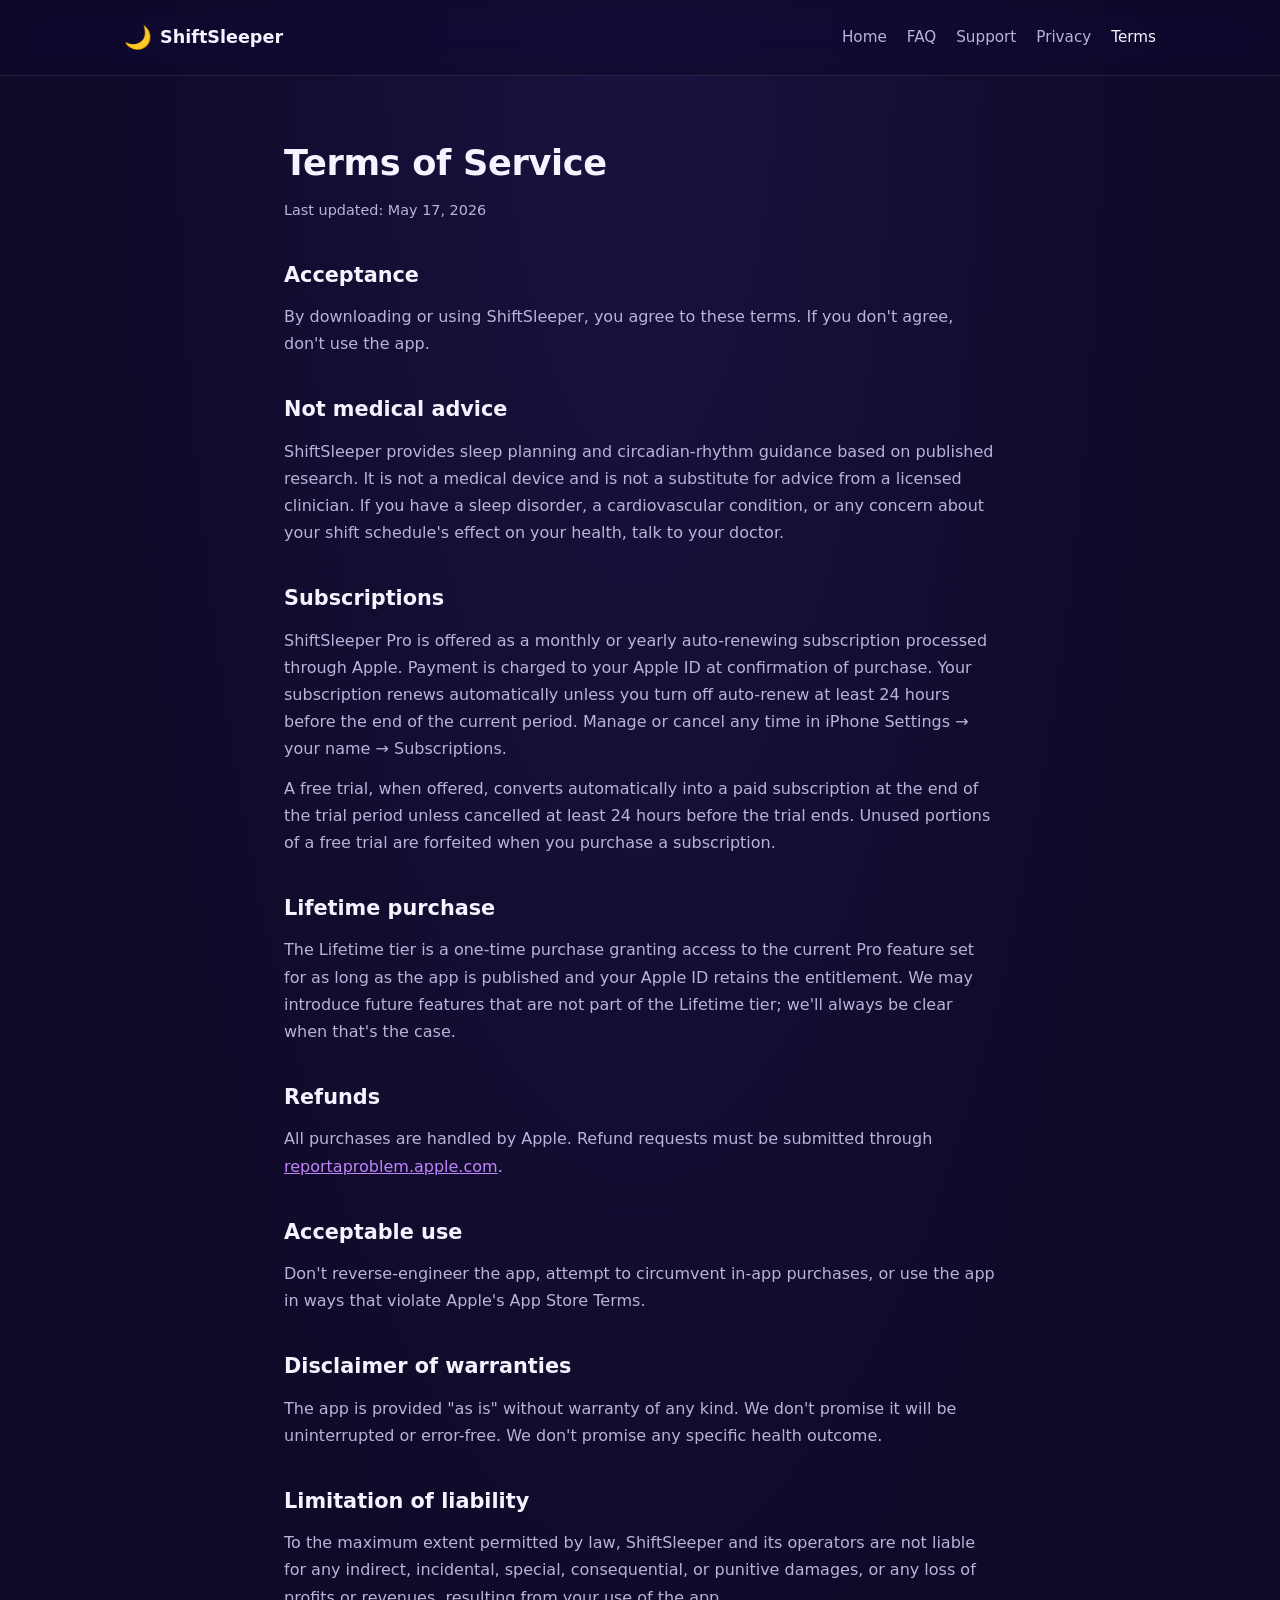
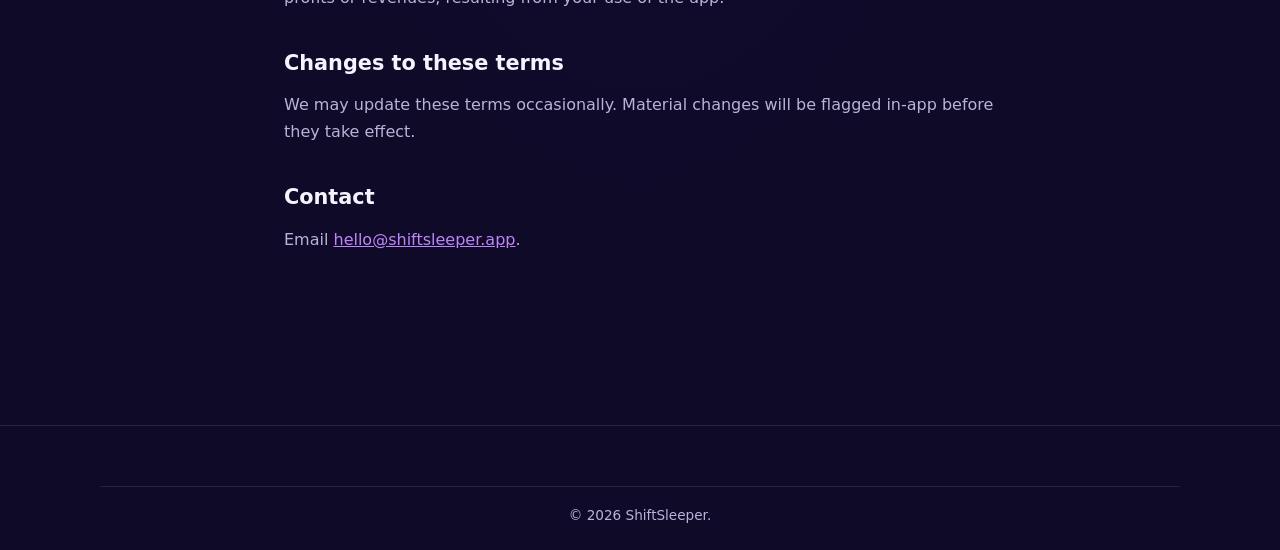
<file: terms.html>
<!DOCTYPE html>
<html lang="en">
<head>
  <meta charset="UTF-8">
  <meta name="viewport" content="width=device-width, initial-scale=1.0">
  <title>Terms of Service — ShiftSleeper</title>
  <link rel="stylesheet" href="styles.css">
</head>
<body>
  <header>
    <nav class="container">
      <a href="/" class="logo"><span class="logo-mark">🌙</span> ShiftSleeper</a>
      <div class="nav-links">
        <a href="/">Home</a>
        <a href="/faq.html">FAQ</a>
        <a href="/support.html">Support</a>
        <a href="/privacy.html">Privacy</a>
        <a href="/terms.html" class="active">Terms</a>
      </div>
    </nav>
  </header>

  <main class="container legal">
    <h1>Terms of Service</h1>
    <p class="updated">Last updated: May 17, 2026</p>

    <h2>Acceptance</h2>
    <p>
      By downloading or using ShiftSleeper, you agree to these terms. If you don't agree, don't use the app.
    </p>

    <h2>Not medical advice</h2>
    <p>
      ShiftSleeper provides sleep planning and circadian-rhythm guidance based on published research. It is not a
      medical device and is not a substitute for advice from a licensed clinician. If you have a sleep disorder, a
      cardiovascular condition, or any concern about your shift schedule's effect on your health, talk to your doctor.
    </p>

    <h2>Subscriptions</h2>
    <p>
      ShiftSleeper Pro is offered as a monthly or yearly auto-renewing subscription processed through Apple. Payment
      is charged to your Apple ID at confirmation of purchase. Your subscription renews automatically unless you turn
      off auto-renew at least 24 hours before the end of the current period. Manage or cancel any time in
      iPhone Settings &rarr; your name &rarr; Subscriptions.
    </p>
    <p>
      A free trial, when offered, converts automatically into a paid subscription at the end of the trial period unless
      cancelled at least 24 hours before the trial ends. Unused portions of a free trial are forfeited when you purchase
      a subscription.
    </p>

    <h2>Lifetime purchase</h2>
    <p>
      The Lifetime tier is a one-time purchase granting access to the current Pro feature set for as long as the app
      is published and your Apple ID retains the entitlement. We may introduce future features that are not part of
      the Lifetime tier; we'll always be clear when that's the case.
    </p>

    <h2>Refunds</h2>
    <p>
      All purchases are handled by Apple. Refund requests must be submitted through
      <a href="https://reportaproblem.apple.com">reportaproblem.apple.com</a>.
    </p>

    <h2>Acceptable use</h2>
    <p>
      Don't reverse-engineer the app, attempt to circumvent in-app purchases, or use the app in ways that violate
      Apple's App Store Terms.
    </p>

    <h2>Disclaimer of warranties</h2>
    <p>
      The app is provided "as is" without warranty of any kind. We don't promise it will be uninterrupted or error-free.
      We don't promise any specific health outcome.
    </p>

    <h2>Limitation of liability</h2>
    <p>
      To the maximum extent permitted by law, ShiftSleeper and its operators are not liable for any indirect, incidental,
      special, consequential, or punitive damages, or any loss of profits or revenues, resulting from your use of the app.
    </p>

    <h2>Changes to these terms</h2>
    <p>
      We may update these terms occasionally. Material changes will be flagged in-app before they take effect.
    </p>

    <h2>Contact</h2>
    <p>
      Email <a href="mailto:hello@shiftsleeper.app">hello@shiftsleeper.app</a>.
    </p>
  </main>

  <footer>
    <div class="container copyright">© 2026 ShiftSleeper.</div>
  </footer>
</body>
</html>
</file>
<file: styles.css>
/* ShiftWorker — static site styles */

:root {
  --bg: #0f0a28;
  --bg-2: #1b1140;
  --surface: rgba(255, 255, 255, 0.04);
  --surface-2: rgba(255, 255, 255, 0.08);
  --border: rgba(255, 255, 255, 0.10);
  --text: #f5f3ff;
  --text-dim: #b9b3d9;
  --accent: #c084fc;
  --accent-2: #a855f7;
  --moon: #ffe8b4;
}

* { box-sizing: border-box; margin: 0; padding: 0; }

html { scroll-behavior: smooth; }

body {
  background: radial-gradient(ellipse at top, var(--bg-2) 0%, var(--bg) 60%);
  color: var(--text);
  font-family: -apple-system, BlinkMacSystemFont, "SF Pro Display", "Segoe UI", Roboto, system-ui, sans-serif;
  line-height: 1.55;
  min-height: 100vh;
}

.container {
  max-width: 1080px;
  margin: 0 auto;
  padding: 0 24px;
}

/* Header */
header {
  padding: 20px 0;
  position: sticky;
  top: 0;
  background: rgba(15, 10, 40, 0.72);
  backdrop-filter: saturate(180%) blur(20px);
  -webkit-backdrop-filter: saturate(180%) blur(20px);
  border-bottom: 1px solid var(--border);
  z-index: 10;
}
header nav {
  display: flex;
  justify-content: space-between;
  align-items: center;
}
.logo {
  font-weight: 700;
  font-size: 1.1rem;
  text-decoration: none;
  color: var(--text);
  display: inline-flex;
  align-items: center;
  gap: 8px;
}
.logo-mark { font-size: 1.4rem; }
.nav-links { display: flex; gap: 20px; align-items: center; }
.nav-links a {
  color: var(--text-dim);
  text-decoration: none;
  font-size: 0.95rem;
  transition: color 0.2s;
}
.nav-links a:hover, .nav-links a.active { color: var(--text); }
.cta-btn {
  display: inline-block;
  padding: 10px 18px;
  border-radius: 999px;
  background: var(--accent);
  color: #1a0a3e !important;
  font-weight: 600;
  text-decoration: none;
  transition: transform 0.15s, background 0.2s;
}
.cta-btn:hover { transform: translateY(-1px); background: var(--accent-2); color: white !important; }
.cta-btn.ghost {
  background: transparent;
  color: var(--text) !important;
  border: 1px solid var(--border);
}
.cta-btn.primary { background: var(--moon); color: #1a0a3e !important; }

/* Hero */
.hero {
  padding: 100px 0 80px;
  text-align: center;
}
.hero h1 {
  font-size: clamp(2.2rem, 5.5vw, 3.8rem);
  font-weight: 800;
  letter-spacing: -0.02em;
  line-height: 1.1;
  margin-bottom: 18px;
  background: linear-gradient(180deg, #fff 0%, #d6cef5 100%);
  -webkit-background-clip: text;
  background-clip: text;
  -webkit-text-fill-color: transparent;
}
.lede {
  font-size: 1.2rem;
  color: var(--text-dim);
  max-width: 640px;
  margin: 0 auto 30px;
}
.cta-row {
  display: flex;
  gap: 12px;
  justify-content: center;
  flex-wrap: wrap;
  margin-bottom: 16px;
}
.micro {
  color: var(--text-dim);
  font-size: 0.85rem;
}

/* Sections */
section { padding: 80px 0; }
section h2 {
  font-size: clamp(1.7rem, 3.6vw, 2.4rem);
  font-weight: 700;
  letter-spacing: -0.01em;
  margin-bottom: 16px;
  text-align: center;
}
section .lede {
  text-align: center;
  margin-bottom: 50px;
}

/* Grid */
.grid {
  display: grid;
  grid-template-columns: repeat(auto-fit, minmax(260px, 1fr));
  gap: 18px;
  margin-top: 40px;
}
.card {
  background: var(--surface);
  border: 1px solid var(--border);
  border-radius: 18px;
  padding: 26px;
  transition: transform 0.2s, border-color 0.2s, background 0.2s;
}
.card:hover {
  transform: translateY(-3px);
  border-color: rgba(192, 132, 252, 0.4);
  background: var(--surface-2);
}
.card h3 {
  font-size: 1.15rem;
  margin-bottom: 8px;
}
.card p { color: var(--text-dim); font-size: 0.95rem; }
.emoji { font-size: 2rem; margin-bottom: 12px; }

/* Pricing */
.pricing-grid .card { text-align: center; position: relative; }
.pricing-grid .highlight {
  border-color: var(--accent);
  background: linear-gradient(180deg, rgba(192, 132, 252, 0.12) 0%, transparent 100%);
}
.price {
  font-size: 2.2rem;
  font-weight: 800;
  margin: 14px 0 6px;
  color: var(--moon);
}
.price span {
  font-size: 0.9rem;
  font-weight: 500;
  color: var(--text-dim);
}
.badge {
  display: inline-block;
  background: var(--accent);
  color: #1a0a3e;
  font-size: 0.7rem;
  font-weight: 700;
  letter-spacing: 0.04em;
  text-transform: uppercase;
  padding: 4px 10px;
  border-radius: 999px;
  position: absolute;
  top: -10px;
  left: 50%;
  transform: translateX(-50%);
}

/* Tags */
.tags {
  display: flex;
  gap: 10px;
  flex-wrap: wrap;
  justify-content: center;
  list-style: none;
  margin-top: 30px;
}
.tags li {
  background: var(--surface);
  border: 1px solid var(--border);
  border-radius: 999px;
  padding: 8px 16px;
  font-size: 0.92rem;
  color: var(--text);
}

/* Footer */
footer {
  border-top: 1px solid var(--border);
  padding: 60px 0 24px;
  margin-top: 80px;
  color: var(--text-dim);
}
.footer-grid {
  display: grid;
  grid-template-columns: 2fr 1fr 1fr 1fr;
  gap: 40px;
  margin-bottom: 40px;
}
.footer-logo { margin-bottom: 12px; }
footer h4 {
  color: var(--text);
  font-size: 0.95rem;
  margin-bottom: 12px;
}
footer a {
  display: block;
  color: var(--text-dim);
  text-decoration: none;
  font-size: 0.92rem;
  margin-bottom: 6px;
  transition: color 0.2s;
}
footer a:hover { color: var(--text); }
.copyright {
  border-top: 1px solid var(--border);
  padding-top: 18px;
  font-size: 0.85rem;
  text-align: center;
}

/* Legal pages */
.legal {
  padding: 60px 24px 80px;
  max-width: 760px;
  font-size: 1rem;
  color: var(--text);
}
.legal h1 {
  font-size: 2.2rem;
  margin-bottom: 8px;
  letter-spacing: -0.01em;
}
.legal .updated {
  color: var(--text-dim);
  font-size: 0.9rem;
  margin-bottom: 36px;
}
.legal h2 {
  font-size: 1.3rem;
  margin: 36px 0 12px;
  text-align: left;
}
.legal p, .legal li {
  color: var(--text-dim);
  line-height: 1.7;
  margin-bottom: 12px;
}
.legal ul { padding-left: 22px; margin-bottom: 18px; }
.legal a { color: var(--accent); }
.legal em { color: var(--text); }

/* Responsive */
@media (max-width: 720px) {
  .nav-links a:not(.cta-btn) { display: none; }
  .hero { padding: 60px 0 50px; }
  section { padding: 50px 0; }
  .footer-grid { grid-template-columns: 1fr; }
}
</file>
